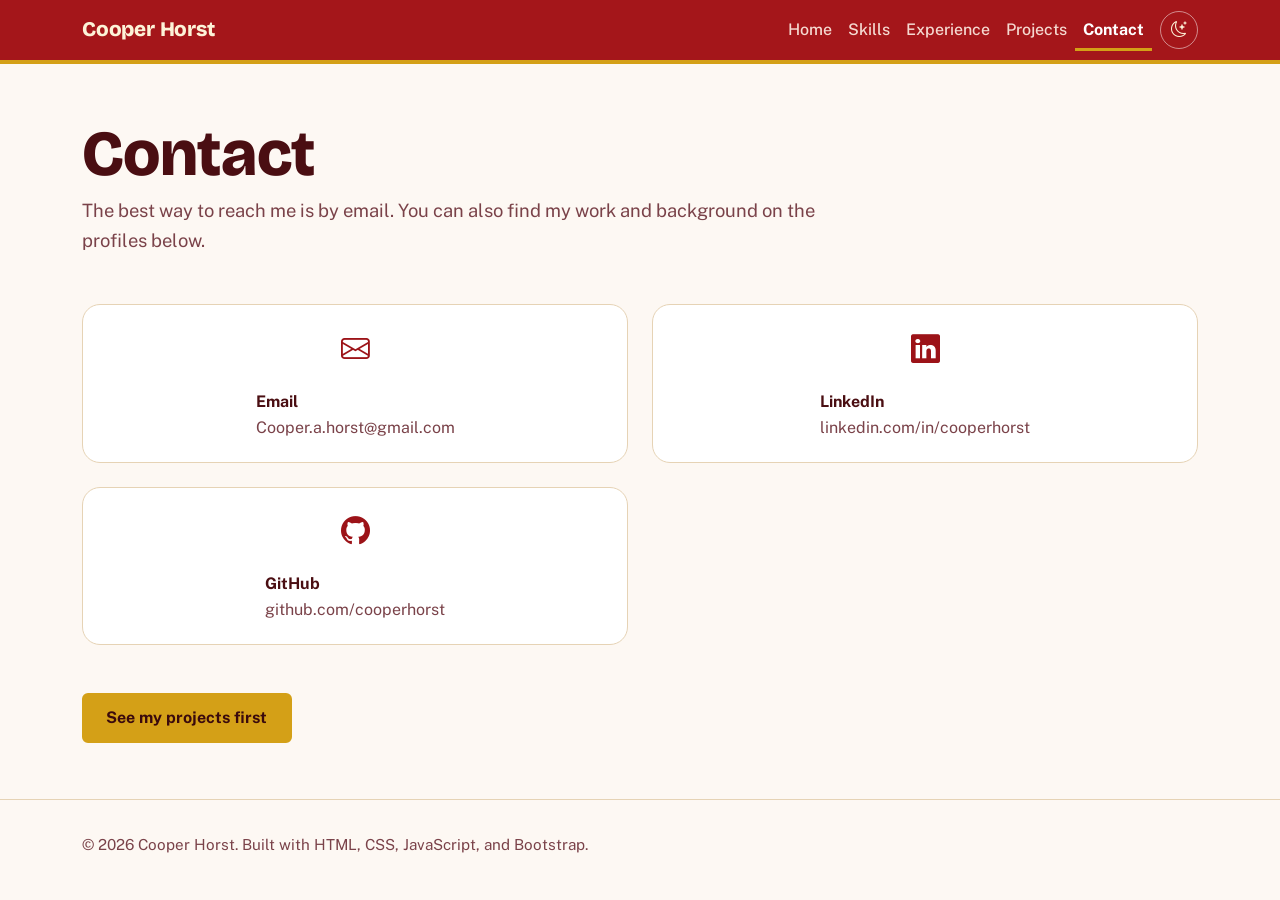
<file: contact.html>
<!DOCTYPE html>
<html lang="en" data-bs-theme="light">
<head>
  <meta charset="UTF-8">
  <meta name="viewport" content="width=device-width, initial-scale=1">
  <title>Contact | Cooper Horst</title>
  <link href="https://cdn.jsdelivr.net/npm/bootstrap@5.3.3/dist/css/bootstrap.min.css" rel="stylesheet">
  <link href="https://cdn.jsdelivr.net/npm/bootstrap-icons@1.11.3/font/bootstrap-icons.min.css" rel="stylesheet">
  <link rel="preconnect" href="https://fonts.googleapis.com">
  <link rel="preconnect" href="https://fonts.gstatic.com" crossorigin>
  <link href="https://fonts.googleapis.com/css2?family=Bricolage+Grotesque:opsz,wght@12..96,500;12..96,700;12..96,800&family=Public+Sans:wght@400;500;600&display=swap" rel="stylesheet">
  <link href="css/style.css" rel="stylesheet">
</head>
<body>
  <nav class="navbar navbar-expand-lg site-nav">
    <div class="container">
      <a class="navbar-brand" href="index.html">Cooper Horst</a>
      <button class="navbar-toggler" type="button" data-bs-toggle="collapse" data-bs-target="#mainNav" aria-controls="mainNav" aria-expanded="false" aria-label="Toggle navigation">
        <span class="navbar-toggler-icon"></span>
      </button>
      <div class="collapse navbar-collapse" id="mainNav">
        <ul class="navbar-nav ms-auto align-items-lg-center">
          <li class="nav-item"><a class="nav-link" href="index.html">Home</a></li>
          <li class="nav-item"><a class="nav-link" href="skills.html">Skills</a></li>
          <li class="nav-item"><a class="nav-link" href="experience.html">Experience</a></li>
          <li class="nav-item"><a class="nav-link" href="projects.html">Projects</a></li>
          <li class="nav-item"><a class="nav-link active" aria-current="page" href="contact.html">Contact</a></li>
          <li class="nav-item ms-lg-2">
            <button id="themeToggle" class="theme-toggle" type="button" aria-label="Toggle dark mode"><i class="bi bi-moon-stars"></i></button>
          </li>
        </ul>
      </div>
    </div>
  </nav>

  <main>
    <section class="page-header">
      <div class="container">
        <h1>Contact</h1>
        <p>The best way to reach me is by email. You can also find my work and background on the profiles below.</p>
      </div>
    </section>

    <section class="section pt-2">
      <div class="container">
        <div class="row g-4">
          <div class="col-md-6">
            <a class="card contact-link" href="mailto:Cooper.a.horst@gmail.com" >
              <i class="bi bi-envelope"></i>
              <span><strong class="d-block">Email</strong><span class="text-muted-ink">Cooper.a.horst@gmail.com</span></span>
            </a>
          </div>
          <div class="col-md-6">
            <a class="card contact-link" href="https://www.linkedin.com/in/cooperhorst/" target="_blank" rel="noopener">
              <i class="bi bi-linkedin"></i>
              <span><strong class="d-block">LinkedIn</strong><span class="text-muted-ink">linkedin.com/in/cooperhorst</span></span>
            </a>
          </div>
          <div class="col-md-6">
            <a class="card contact-link" href="https://github.com/cooperhorst" target="_blank" rel="noopener">
              <i class="bi bi-github"></i>
              <span><strong class="d-block">GitHub</strong><span class="text-muted-ink">github.com/cooperhorst</span></span>
            </a>
          </div>
          
        </div>
        <div class="mt-5">
          <a href="projects.html" class="btn btn-accent">See my projects first</a>
        </div>
      </div>
    </section>
  </main>

  <footer class="site-footer">
    <div class="container">&copy; 2026 Cooper Horst. Built with HTML, CSS, JavaScript, and Bootstrap.</div>
  </footer>

  <button id="backToTop" type="button" aria-label="Back to top"><i class="bi bi-arrow-up"></i></button>

  <script src="https://cdn.jsdelivr.net/npm/bootstrap@5.3.3/dist/js/bootstrap.bundle.min.js"></script>
  <script src="js/script.js"></script>
</body>
</html>
</file>
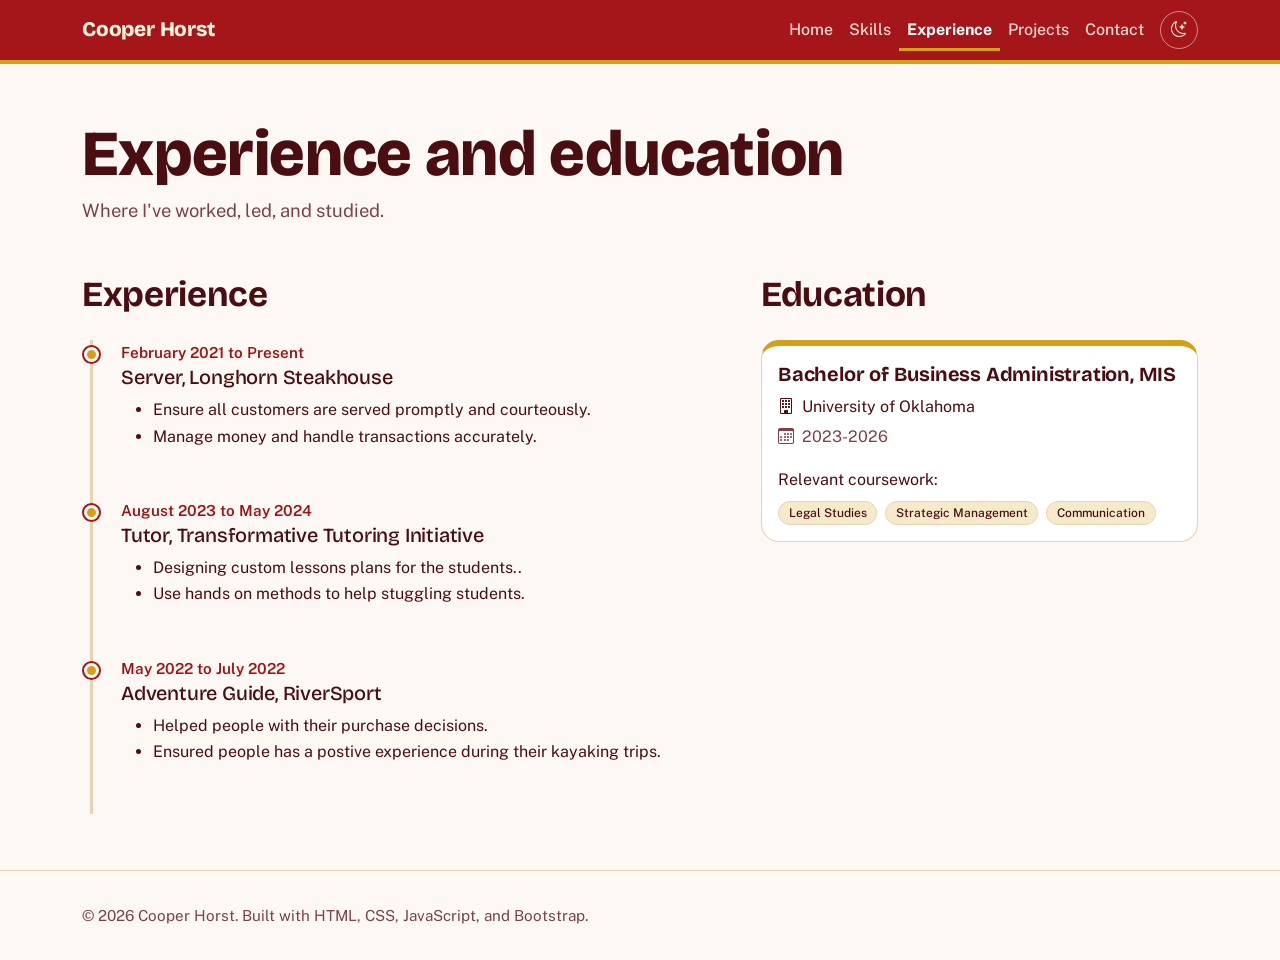
<file: experience.html>
<!DOCTYPE html>
<html lang="en" data-bs-theme="light">
<head>
  <meta charset="UTF-8">
  <meta name="viewport" content="width=device-width, initial-scale=1">
  <title>Experience and Education | Cooper Horst</title>
  <link href="https://cdn.jsdelivr.net/npm/bootstrap@5.3.3/dist/css/bootstrap.min.css" rel="stylesheet">
  <link href="https://cdn.jsdelivr.net/npm/bootstrap-icons@1.11.3/font/bootstrap-icons.min.css" rel="stylesheet">
  <link rel="preconnect" href="https://fonts.googleapis.com">
  <link rel="preconnect" href="https://fonts.gstatic.com" crossorigin>
  <link href="https://fonts.googleapis.com/css2?family=Bricolage+Grotesque:opsz,wght@12..96,500;12..96,700;12..96,800&family=Public+Sans:wght@400;500;600&display=swap" rel="stylesheet">
  <link href="css/style.css" rel="stylesheet">
</head>
<body>
  <nav class="navbar navbar-expand-lg site-nav">
    <div class="container">
      <a class="navbar-brand" href="index.html">Cooper Horst</a>
      <button class="navbar-toggler" type="button" data-bs-toggle="collapse" data-bs-target="#mainNav" aria-controls="mainNav" aria-expanded="false" aria-label="Toggle navigation">
        <span class="navbar-toggler-icon"></span>
      </button>
      <div class="collapse navbar-collapse" id="mainNav">
        <ul class="navbar-nav ms-auto align-items-lg-center">
          <li class="nav-item"><a class="nav-link" href="index.html">Home</a></li>
          <li class="nav-item"><a class="nav-link" href="skills.html">Skills</a></li>
          <li class="nav-item"><a class="nav-link active" aria-current="page" href="experience.html">Experience</a></li>
          <li class="nav-item"><a class="nav-link" href="projects.html">Projects</a></li>
          <li class="nav-item"><a class="nav-link" href="contact.html">Contact</a></li>
          <li class="nav-item ms-lg-2">
            <button id="themeToggle" class="theme-toggle" type="button" aria-label="Toggle dark mode"><i class="bi bi-moon-stars"></i></button>
          </li>
        </ul>
      </div>
    </div>
  </nav>

  <main>
    <section class="page-header">
      <div class="container">
        <h1>Experience and education</h1>
        <p>Where I've worked, led, and studied.</p>
      </div>
    </section>

    <section class="section pt-2">
      <div class="container">
        <div class="row g-5">
          <div class="col-lg-7">
            <h2 class="mb-4">Experience</h2>
            <div class="timeline">
              <div class="timeline-item">
                <div class="timeline-date">February 2021 to Present</div>
                <h3 class="h5">Server, Longhorn Steakhouse</h3>
                <ul>
                  <li>Ensure all customers are served promptly and courteously.</li>
                  <li>Manage money and handle transactions accurately.</li>
                </ul>
              </div>
              <div class="timeline-item">
                <div class="timeline-date">August 2023 to May 2024</div>
                <h3 class="h5">Tutor, Transformative Tutoring Initiative</h3>
                <ul>
                  <li>Designing custom lessons plans for the students..</li>
                  <li>Use hands on methods to help stuggling students.</li>
                </ul>
              </div>
              <div class="timeline-item">
                <div class="timeline-date">May 2022 to July 2022</div>
                <h3 class="h5">Adventure Guide, RiverSport</h3>
                <ul>
                  <li>Helped people with their purchase decisions.</li>
                  <li>Ensured people has a postive experience during their kayaking trips.</li>
                </ul>
              </div>
            </div>
          </div>

          <div class="col-lg-5">
            <h2 class="mb-4">Education</h2>
            <div class="card card-accent">
              <div class="card-body">
                <h3 class="h5 card-title">Bachelor of Business Administration, MIS</h3>
                <p class="mb-1"><i class="bi bi-building me-2"></i>University of Oklahoma</p>
                <p class="mb-3 text-muted-ink"><i class="bi bi-calendar3 me-2"></i>2023-2026</p>
                <p class="mb-2">Relevant coursework:</p>
                <div class="d-flex flex-wrap gap-2">
                  <span class="badge tech-badge">Legal Studies</span>
                  <span class="badge tech-badge">Strategic Management</span>
                  <span class="badge tech-badge">Communication</span>
                </div>
              </div>
            </div>
          </div>
        </div>
      </div>
    </section>
  </main>

  <footer class="site-footer">
    <div class="container">&copy; 2026 Cooper Horst. Built with HTML, CSS, JavaScript, and Bootstrap.</div>
  </footer>

  <button id="backToTop" type="button" aria-label="Back to top"><i class="bi bi-arrow-up"></i></button>

  <script src="https://cdn.jsdelivr.net/npm/bootstrap@5.3.3/dist/js/bootstrap.bundle.min.js"></script>
  <script src="js/script.js"></script>
</body>
</html>
</file>
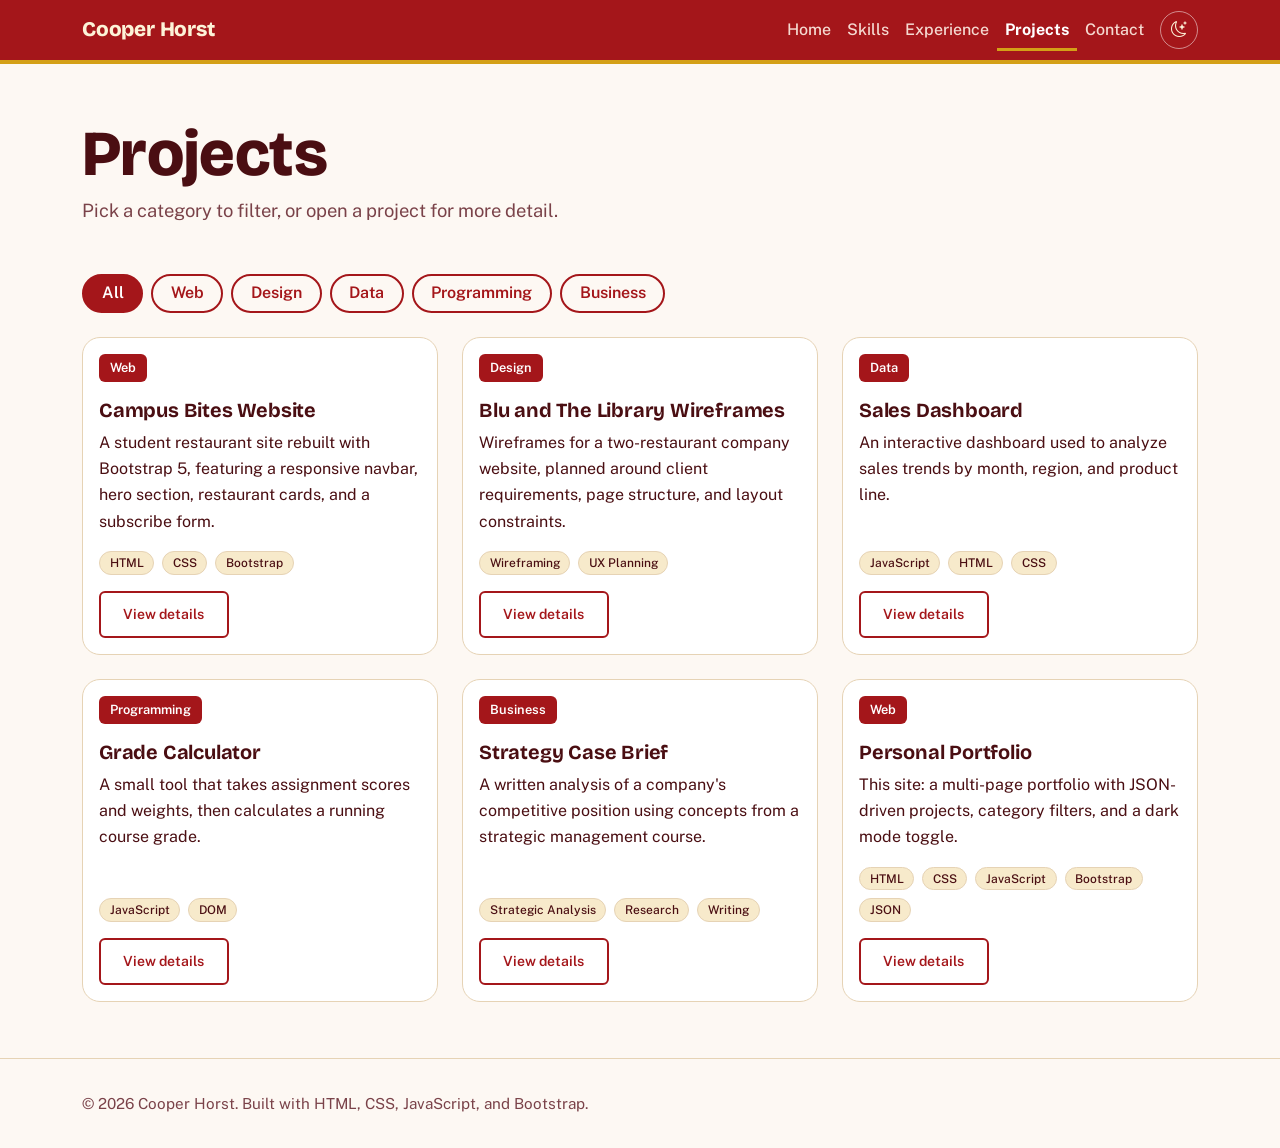
<file: projects.html>
<!DOCTYPE html>
<html lang="en" data-bs-theme="light">
<head>
  <meta charset="UTF-8">
  <meta name="viewport" content="width=device-width, initial-scale=1">
  <title>Projects | Cooper Horst</title>
  <link href="https://cdn.jsdelivr.net/npm/bootstrap@5.3.3/dist/css/bootstrap.min.css" rel="stylesheet">
  <link href="https://cdn.jsdelivr.net/npm/bootstrap-icons@1.11.3/font/bootstrap-icons.min.css" rel="stylesheet">
  <link rel="preconnect" href="https://fonts.googleapis.com">
  <link rel="preconnect" href="https://fonts.gstatic.com" crossorigin>
  <link href="https://fonts.googleapis.com/css2?family=Bricolage+Grotesque:opsz,wght@12..96,500;12..96,700;12..96,800&family=Public+Sans:wght@400;500;600&display=swap" rel="stylesheet">
  <link href="css/style.css" rel="stylesheet">
</head>
<body>
  <nav class="navbar navbar-expand-lg site-nav">
    <div class="container">
      <a class="navbar-brand" href="index.html">Cooper Horst</a>
      <button class="navbar-toggler" type="button" data-bs-toggle="collapse" data-bs-target="#mainNav" aria-controls="mainNav" aria-expanded="false" aria-label="Toggle navigation">
        <span class="navbar-toggler-icon"></span>
      </button>
      <div class="collapse navbar-collapse" id="mainNav">
        <ul class="navbar-nav ms-auto align-items-lg-center">
          <li class="nav-item"><a class="nav-link" href="index.html">Home</a></li>
          <li class="nav-item"><a class="nav-link" href="skills.html">Skills</a></li>
          <li class="nav-item"><a class="nav-link" href="experience.html">Experience</a></li>
          <li class="nav-item"><a class="nav-link active" aria-current="page" href="projects.html">Projects</a></li>
          <li class="nav-item"><a class="nav-link" href="contact.html">Contact</a></li>
          <li class="nav-item ms-lg-2">
            <button id="themeToggle" class="theme-toggle" type="button" aria-label="Toggle dark mode"><i class="bi bi-moon-stars"></i></button>
          </li>
        </ul>
      </div>
    </div>
  </nav>

  <main>
    <section class="page-header">
      <div class="container">
        <h1>Projects</h1>
        <p>Pick a category to filter, or open a project for more detail.</p>
      </div>
    </section>

    <section class="section pt-2">
      <div class="container">
        <div id="filter-bar" class="filter-bar d-flex flex-wrap gap-2 mb-4" role="group" aria-label="Filter projects by category"></div>
        <div id="project-grid" class="row g-4" aria-live="polite">
          <div class="col-12 text-muted-ink">Loading projects...</div>
        </div>
      </div>
    </section>

    <div class="modal fade" id="projectModal" tabindex="-1" aria-labelledby="projectModalTitle" aria-hidden="true">
      <div class="modal-dialog modal-dialog-centered">
        <div class="modal-content card">
          <div class="modal-header">
            <h2 class="modal-title h5" id="projectModalTitle"></h2>
            <button type="button" class="btn-close" data-bs-dismiss="modal" aria-label="Close"></button>
          </div>
          <div class="modal-body">
            <span class="category-tag mb-3" id="projectModalCategory"></span>
            <p id="projectModalDescription"></p>
            <p class="mb-2 fw-semibold">Technologies</p>
            <div class="d-flex flex-wrap gap-2" id="projectModalTech"></div>
          </div>
        </div>
      </div>
    </div>
  </main>

  <footer class="site-footer">
    <div class="container">&copy; 2026 Cooper Horst. Built with HTML, CSS, JavaScript, and Bootstrap.</div>
  </footer>

  <button id="backToTop" type="button" aria-label="Back to top"><i class="bi bi-arrow-up"></i></button>

  <script src="https://cdn.jsdelivr.net/npm/bootstrap@5.3.3/dist/js/bootstrap.bundle.min.js"></script>
  <script src="js/script.js"></script>
</body>
</html>
</file>
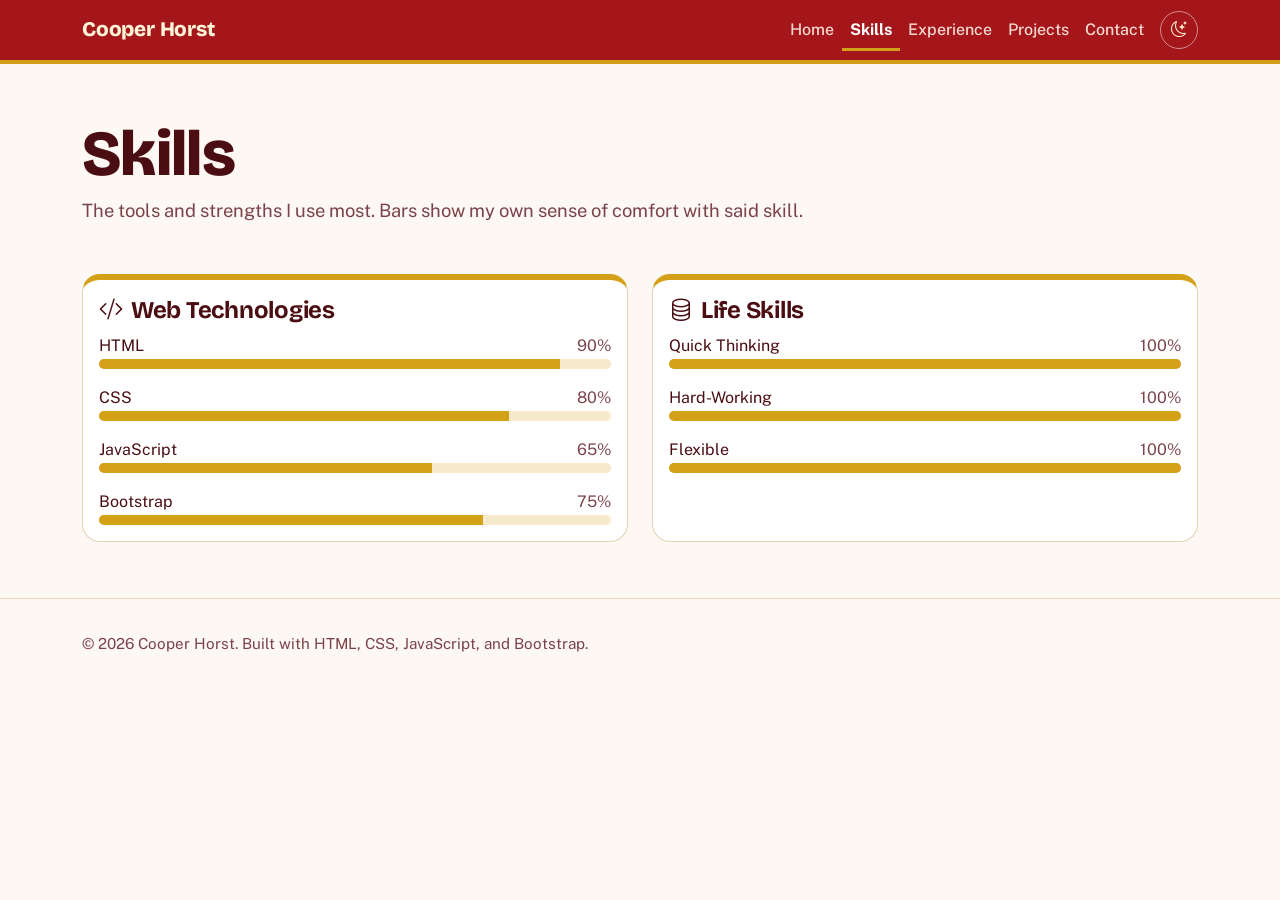
<file: skills.html>
<!DOCTYPE html>
<html lang="en" data-bs-theme="light">
<head>
  <meta charset="UTF-8">
  <meta name="viewport" content="width=device-width, initial-scale=1">
  <title>Skills | Cooper Horst</title>
  <link href="https://cdn.jsdelivr.net/npm/bootstrap@5.3.3/dist/css/bootstrap.min.css" rel="stylesheet">
  <link href="https://cdn.jsdelivr.net/npm/bootstrap-icons@1.11.3/font/bootstrap-icons.min.css" rel="stylesheet">
  <link rel="preconnect" href="https://fonts.googleapis.com">
  <link rel="preconnect" href="https://fonts.gstatic.com" crossorigin>
  <link href="https://fonts.googleapis.com/css2?family=Bricolage+Grotesque:opsz,wght@12..96,500;12..96,700;12..96,800&family=Public+Sans:wght@400;500;600&display=swap" rel="stylesheet">
  <link href="css/style.css" rel="stylesheet">
</head>
<body>
  <nav class="navbar navbar-expand-lg site-nav">
    <div class="container">
      <a class="navbar-brand" href="index.html">Cooper Horst</a>
      <button class="navbar-toggler" type="button" data-bs-toggle="collapse" data-bs-target="#mainNav" aria-controls="mainNav" aria-expanded="false" aria-label="Toggle navigation">
        <span class="navbar-toggler-icon"></span>
      </button>
      <div class="collapse navbar-collapse" id="mainNav">
        <ul class="navbar-nav ms-auto align-items-lg-center">
          <li class="nav-item"><a class="nav-link" href="index.html">Home</a></li>
          <li class="nav-item"><a class="nav-link active" aria-current="page" href="skills.html">Skills</a></li>
          <li class="nav-item"><a class="nav-link" href="experience.html">Experience</a></li>
          <li class="nav-item"><a class="nav-link" href="projects.html">Projects</a></li>
          <li class="nav-item"><a class="nav-link" href="contact.html">Contact</a></li>
          <li class="nav-item ms-lg-2">
            <button id="themeToggle" class="theme-toggle" type="button" aria-label="Toggle dark mode"><i class="bi bi-moon-stars"></i></button>
          </li>
        </ul>
      </div>
    </div>
  </nav>

  <main>
    <section class="page-header">
      <div class="container">
        <h1>Skills</h1>
        <p>The tools and strengths I use most. Bars show my own sense of comfort with said skill.</p>
      </div>
    </section>

    <section class="section pt-2">
      <div class="container">
        <div class="row g-4">
          <div class="col-md-6">
            <div class="card card-accent h-100"><div class="card-body">
              <h2 class="h4 card-title"><i class="bi bi-code-slash me-2"></i>Web Technologies</h2>
          <div class="skill-row">
            <div class="d-flex justify-content-between"><span>HTML</span><span class="text-muted-ink">90%</span></div>
            <div class="progress" role="progressbar" aria-label="HTML proficiency" aria-valuenow="90" aria-valuemin="0" aria-valuemax="100"><div class="progress-bar" style="width: 90%"></div></div>
          </div>
          <div class="skill-row">
            <div class="d-flex justify-content-between"><span>CSS</span><span class="text-muted-ink">80%</span></div>
            <div class="progress" role="progressbar" aria-label="CSS proficiency" aria-valuenow="80" aria-valuemin="0" aria-valuemax="100"><div class="progress-bar" style="width: 80%"></div></div>
          </div>
          <div class="skill-row">
            <div class="d-flex justify-content-between"><span>JavaScript</span><span class="text-muted-ink">65%</span></div>
            <div class="progress" role="progressbar" aria-label="JavaScript proficiency" aria-valuenow="65" aria-valuemin="0" aria-valuemax="100"><div class="progress-bar" style="width: 65%"></div></div>
          </div>
          <div class="skill-row">
            <div class="d-flex justify-content-between"><span>Bootstrap</span><span class="text-muted-ink">75%</span></div>
            <div class="progress" role="progressbar" aria-label="Bootstrap proficiency" aria-valuenow="75" aria-valuemin="0" aria-valuemax="100"><div class="progress-bar" style="width: 75%"></div></div>
          </div>
            </div></div>
          </div>
          <div class="col-md-6">
            <div class="card card-accent h-100"><div class="card-body">
              <h2 class="h4 card-title"><i class="bi bi-database me-2"></i>Life Skills</h2>
          <div class="skill-row">
            <div class="d-flex justify-content-between"><span>Quick Thinking</span><span class="text-muted-ink">100%</span></div>
            <div class="progress" role="progressbar" aria-label="Quick Thinking proficiency" aria-valuenow="100" aria-valuemin="0" aria-valuemax="100"><div class="progress-bar" style="width: 100%"></div></div>
          </div>
          <div class="skill-row">
            <div class="d-flex justify-content-between"><span>Hard-Working</span><span class="text-muted-ink">100%</span></div>
            <div class="progress" role="progressbar" aria-label="Hard-working proficiency" aria-valuenow="100" aria-valuemin="0" aria-valuemax="100"><div class="progress-bar" style="width: 100%"></div></div>
          </div>
          <div class="skill-row">
            <div class="d-flex justify-content-between"><span>Flexible</span><span class="text-muted-ink">100%</span></div>
            <div class="progress" role="progressbar" aria-label="Flexible proficiency" aria-valuenow="100" aria-valuemin="0" aria-valuemax="100"><div class="progress-bar" style="width: 100%"></div></div>
          </div>
            </div></div>
          </div>
          
          </div>
        </div>
      </div>
    </section>
  </main>

  <footer class="site-footer">
    <div class="container">&copy; 2026 Cooper Horst. Built with HTML, CSS, JavaScript, and Bootstrap.</div>
  </footer>

  <button id="backToTop" type="button" aria-label="Back to top"><i class="bi bi-arrow-up"></i></button>

  <script src="https://cdn.jsdelivr.net/npm/bootstrap@5.3.3/dist/js/bootstrap.bundle.min.js"></script>
  <script src="js/script.js"></script>
</body>
</html>
</file>
<file: css/style.css>
/* ---------- Design tokens ---------- */
:root {
    --ink: #4A0E12; /* deep burgundy for text */
    --ink-soft: #7A4249;
    --paper: #FDF8F3;
    --surface: #FFFFFF;
    --sea: #F7EACB; /* pale gold tint for bands and chips */
    --red: #A4161A; /* primary crimson */
    --red-deep: #7A0F13;
    --marigold: #D4A017; /* gold accent */
    --marigold-deep: #9C1318; /* accent text: crimson, readable on light backgrounds */
    --line: #E6D3B5;
    --radius-lg: 18px;
    --radius-sm: 6px;
    --font-display: "Bricolage Grotesque", "Segoe UI", sans-serif;
    --font-body: "Public Sans", "Segoe UI", sans-serif;
}

[data-bs-theme="dark"] {
    --ink: #F6E9D2;
    --ink-soft: #D2B9A6;
    --paper: #260A0D;
    --surface: #3A1217;
    --sea: #4A1A20;
    --red: #7A0F13;
    --red-deep: #5A0B0E;
    --marigold: #E8B923;
    --marigold-deep: #E8B923;
    --line: #6A2B31;
}

/* ---------- Base ---------- */
html {
    scroll-behavior: smooth;
}

body {
    font-family: var(--font-body);
    color: var(--ink);
    background: var(--paper);
    line-height: 1.65;
}

h1, h2, h3, h4, h5, .navbar-brand {
    font-family: var(--font-display);
    color: var(--ink);
    letter-spacing: -0.01em;
}

h1 {
    font-weight: 800;
    font-size: clamp(2.4rem, 6vw, 4rem);
    line-height: 1.05;
}

h2 {
    font-weight: 700;
    font-size: clamp(1.6rem, 3.5vw, 2.2rem);
}

p, li {
    max-width: 68ch;
}

a {
    color: var(--ink);
    text-decoration-color: var(--marigold);
    text-underline-offset: 3px;
}

    a:hover {
        color: var(--marigold-deep);
    }

:focus-visible {
    outline: 3px solid var(--marigold);
    outline-offset: 3px;
}

.text-muted-ink {
    color: var(--ink-soft);
}

/* ---------- Navbar ---------- */
.site-nav {
    background: var(--red);
    border-bottom: 4px solid var(--marigold);
}

    .site-nav .navbar-brand {
        font-weight: 800;
        font-size: 1.3rem;
        color: #FDF3D8;
    }

        .site-nav .navbar-brand:hover {
            color: var(--marigold);
        }

    .site-nav .nav-link {
        color: #F5D9D0;
        font-weight: 500;
        padding: 0.5rem 0.9rem;
        border-radius: var(--radius-sm);
    }

        .site-nav .nav-link:hover {
            color: #FFFFFF;
            background: var(--red-deep);
        }

        .site-nav .nav-link.active {
            color: #FFFFFF;
            font-weight: 700;
            box-shadow: inset 0 -3px 0 var(--marigold);
            border-radius: 0;
        }

.navbar-toggler {
    border-color: rgba(255, 255, 255, 0.5);
}

.navbar-toggler-icon {
    filter: invert(1);
}

.theme-toggle {
    border: 1px solid rgba(255, 255, 255, 0.5);
    background: transparent;
    color: #FDF3D8;
    border-radius: 50%;
    width: 2.4rem;
    height: 2.4rem;
}

    .theme-toggle:hover {
        background: var(--red-deep);
    }

/* ---------- Buttons ---------- */
.btn-accent {
    background: var(--marigold);
    color: #3A0A0D;
    font-weight: 700;
    border: 2px solid var(--marigold);
    border-radius: var(--radius-sm);
    padding: 0.7rem 1.4rem;
}

    .btn-accent:hover {
        background: transparent;
        color: var(--ink);
        border-color: var(--marigold);
    }

.btn-outline-ink {
    color: var(--red);
    border: 2px solid var(--red);
    border-radius: var(--radius-sm);
    font-weight: 600;
    padding: 0.7rem 1.4rem;
}

    .btn-outline-ink:hover {
        background: var(--red);
        color: #FFFFFF;
    }

/* ---------- Hero ---------- */
.hero {
    padding: 5rem 0 4rem;
}

    .hero .greeting {
        color: var(--marigold-deep);
        font-weight: 600;
        font-size: 1.1rem;
        margin-bottom: 0.5rem;
    }

    .hero .lead {
        font-size: 1.2rem;
        color: var(--ink-soft);
    }

.avatar-frame {
    overflow: hidden;
    border: 3px solid var(--red);
    box-shadow: 10px 10px 0 var(--marigold);
    max-width: 340px;
}

    .avatar-frame img {
        display: block;
        width: 100%;
        height: auto;
    }

/* ---------- Sections ---------- */
.section {
    padding: 3.5rem 0;
}

.section-band {
    background: var(--sea);
}

.page-header {
    padding: 3.5rem 0 1.5rem;
}

    .page-header p {
        color: var(--ink-soft);
        font-size: 1.15rem;
    }

/* ---------- Cards ---------- */
.card {
    background: var(--surface);
    border: 1px solid var(--line);
    border-radius: var(--radius-lg);
    color: var(--ink);
}

.card-title {
    font-family: var(--font-display);
    font-weight: 700;
}

.card-accent {
    border-top: 6px solid var(--marigold);
}

.project-card {
    transition: transform 0.15s ease, border-color 0.15s ease;
}

    .project-card:hover {
        transform: translateY(-4px);
        border-color: var(--marigold);
    }

/* ---------- Badges & chips ---------- */
.tech-badge {
    background: var(--sea);
    color: var(--ink);
    font-weight: 500;
    border: 1px solid var(--line);
    border-radius: 999px;
    padding: 0.4em 0.8em;
}

.category-tag {
    display: inline-block;
    background: var(--red);
    color: #FFFFFF;
    font-size: 0.8rem;
    font-weight: 600;
    padding: 0.2rem 0.7rem;
    border-radius: var(--radius-sm);
}

/* ---------- Skills ---------- */
.skill-row + .skill-row {
    margin-top: 1rem;
}

.progress {
    height: 0.6rem;
    background: var(--sea);
    border-radius: 999px;
}

.progress-bar {
    background: var(--marigold);
}

/* ---------- Timeline (Experience) ---------- */
.timeline {
    border-left: 3px solid var(--line);
    padding-left: 1.75rem;
    margin-left: 0.5rem;
}

.timeline-item {
    position: relative;
    padding-bottom: 2rem;
}

    .timeline-item::before {
        content: "";
        position: absolute;
        left: calc(-1.75rem - 9px);
        top: 0.45rem;
        width: 15px;
        height: 15px;
        background: var(--marigold);
        border: 3px solid var(--paper);
        outline: 2px solid var(--red);
        border-radius: 50%;
    }

.timeline-date {
    color: var(--marigold-deep);
    font-weight: 600;
    font-size: 0.95rem;
}

/* ---------- Filters ---------- */
.filter-bar .btn {
    border: 2px solid var(--red);
    color: var(--red);
    background: transparent;
    border-radius: 999px;
    font-weight: 600;
    padding: 0.35rem 1.1rem;
}

    .filter-bar .btn:hover {
        background: var(--sea);
    }

    .filter-bar .btn.active {
        background: var(--red);
        color: #FFFFFF;
    }

/* ---------- Contact ---------- */
.contact-link {
    display: flex;
    align-items: center;
    gap: 1rem;
    text-decoration: none;
    padding: 1.25rem;
    height: 100%;
}

    .contact-link i {
        font-size: 1.8rem;
        color: var(--marigold-deep);
    }

    .contact-link:hover {
        border-color: var(--marigold);
    }

/* ---------- Footer & back-to-top ---------- */
.site-footer {
    border-top: 1px solid var(--line);
    padding: 2rem 0;
    color: var(--ink-soft);
    font-size: 0.95rem;
}

#backToTop {
    position: fixed;
    right: 1.25rem;
    bottom: 1.25rem;
    width: 2.8rem;
    height: 2.8rem;
    border-radius: 50%;
    border: 2px solid var(--red);
    background: var(--marigold);
    color: #3A0A0D;
    display: none;
    z-index: 1030;
}

    #backToTop.show {
        display: block;
    }

@media (prefers-reduced-motion: reduce) {
    html {
        scroll-behavior: auto;
    }

    .project-card {
        transition: none;
    }
}
</file>
